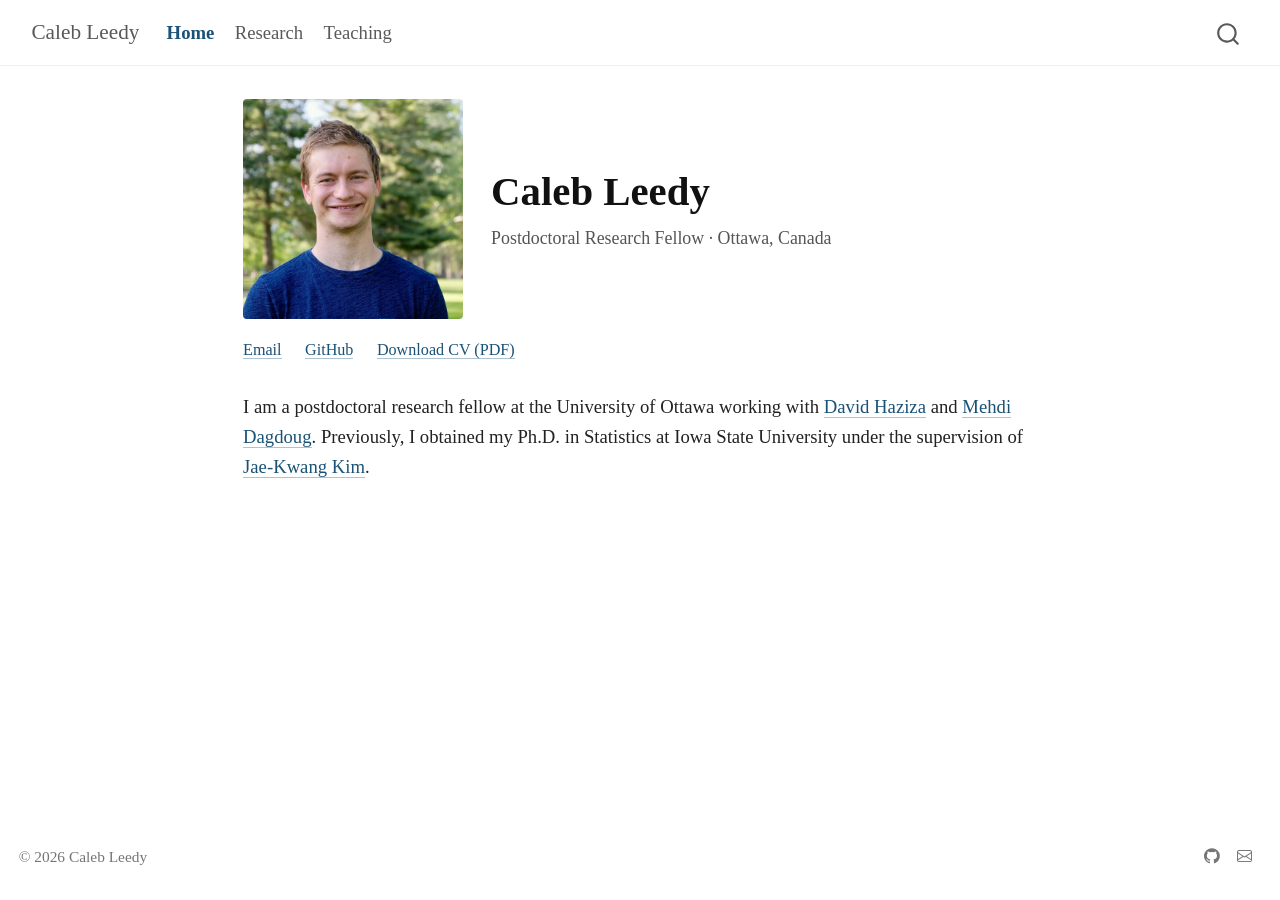
<file: index.html>
<!DOCTYPE html>
<html xmlns="http://www.w3.org/1999/xhtml" lang="en" xml:lang="en"><head>

<meta charset="utf-8">
<meta name="generator" content="quarto-1.7.31">

<meta name="viewport" content="width=device-width, initial-scale=1.0, user-scalable=yes">


<title>Home – Caleb Leedy</title>
<style>
code{white-space: pre-wrap;}
span.smallcaps{font-variant: small-caps;}
div.columns{display: flex; gap: min(4vw, 1.5em);}
div.column{flex: auto; overflow-x: auto;}
div.hanging-indent{margin-left: 1.5em; text-indent: -1.5em;}
ul.task-list{list-style: none;}
ul.task-list li input[type="checkbox"] {
  width: 0.8em;
  margin: 0 0.8em 0.2em -1em; /* quarto-specific, see https://github.com/quarto-dev/quarto-cli/issues/4556 */ 
  vertical-align: middle;
}
</style>


<script src="site_libs/quarto-nav/quarto-nav.js"></script>
<script src="site_libs/quarto-nav/headroom.min.js"></script>
<script src="site_libs/clipboard/clipboard.min.js"></script>
<script src="site_libs/quarto-search/autocomplete.umd.js"></script>
<script src="site_libs/quarto-search/fuse.min.js"></script>
<script src="site_libs/quarto-search/quarto-search.js"></script>
<meta name="quarto:offset" content="./">
<script src="site_libs/quarto-html/quarto.js" type="module"></script>
<script src="site_libs/quarto-html/tabsets/tabsets.js" type="module"></script>
<script src="site_libs/quarto-html/popper.min.js"></script>
<script src="site_libs/quarto-html/tippy.umd.min.js"></script>
<script src="site_libs/quarto-html/anchor.min.js"></script>
<link href="site_libs/quarto-html/tippy.css" rel="stylesheet">
<link href="site_libs/quarto-html/quarto-syntax-highlighting-e1a5c8363afafaef2c763b6775fbf3ca.css" rel="stylesheet" id="quarto-text-highlighting-styles">
<script src="site_libs/bootstrap/bootstrap.min.js"></script>
<link href="site_libs/bootstrap/bootstrap-icons.css" rel="stylesheet">
<link href="site_libs/bootstrap/bootstrap-90f1e079953dd3ad1289389beb99652a.min.css" rel="stylesheet" append-hash="true" id="quarto-bootstrap" data-mode="light">
<script id="quarto-search-options" type="application/json">{
  "location": "navbar",
  "copy-button": false,
  "collapse-after": 3,
  "panel-placement": "end",
  "type": "overlay",
  "limit": 50,
  "keyboard-shortcut": [
    "f",
    "/",
    "s"
  ],
  "show-item-context": false,
  "language": {
    "search-no-results-text": "No results",
    "search-matching-documents-text": "matching documents",
    "search-copy-link-title": "Copy link to search",
    "search-hide-matches-text": "Hide additional matches",
    "search-more-match-text": "more match in this document",
    "search-more-matches-text": "more matches in this document",
    "search-clear-button-title": "Clear",
    "search-text-placeholder": "",
    "search-detached-cancel-button-title": "Cancel",
    "search-submit-button-title": "Submit",
    "search-label": "Search"
  }
}</script>


</head>

<body class="nav-fixed fullcontent quarto-light">

<div id="quarto-search-results"></div>
  <header id="quarto-header" class="headroom fixed-top">
    <nav class="navbar navbar-expand-lg " data-bs-theme="dark">
      <div class="navbar-container container-fluid">
      <div class="navbar-brand-container mx-auto">
    <a class="navbar-brand" href="./index.html">
    <span class="navbar-title">Caleb Leedy</span>
    </a>
  </div>
            <div id="quarto-search" class="" title="Search"></div>
          <button class="navbar-toggler" type="button" data-bs-toggle="collapse" data-bs-target="#navbarCollapse" aria-controls="navbarCollapse" role="menu" aria-expanded="false" aria-label="Toggle navigation" onclick="if (window.quartoToggleHeadroom) { window.quartoToggleHeadroom(); }">
  <span class="navbar-toggler-icon"></span>
</button>
          <div class="collapse navbar-collapse" id="navbarCollapse">
            <ul class="navbar-nav navbar-nav-scroll me-auto">
  <li class="nav-item">
    <a class="nav-link active" href="./index.html" aria-current="page"> 
<span class="menu-text">Home</span></a>
  </li>  
  <li class="nav-item">
    <a class="nav-link" href="./research.html"> 
<span class="menu-text">Research</span></a>
  </li>  
  <li class="nav-item">
    <a class="nav-link" href="./teaching.html"> 
<span class="menu-text">Teaching</span></a>
  </li>  
</ul>
          </div> <!-- /navcollapse -->
            <div class="quarto-navbar-tools">
</div>
      </div> <!-- /container-fluid -->
    </nav>
</header>
<!-- content -->
<div id="quarto-content" class="quarto-container page-columns page-rows-contents page-layout-article page-navbar">
<!-- sidebar -->
<!-- margin-sidebar -->
    
<!-- main -->
<main class="content" id="quarto-document-content">

<header id="title-block-header" class="quarto-title-block default">
<div class="quarto-title">
<h1 class="title">Home</h1>
</div>



<div class="quarto-title-meta">

    
  
    
  </div>
  


</header>


<div class="site-header">
<img src="CL_headshot.jpeg" alt="Photo of Caleb Leedy">
<section id="caleb-leedy" class="level1">
<h1>Caleb Leedy</h1>
<p class="tagline">
Postdoctoral Research Fellow · Ottawa, Canada
</p>
</section>
</div>
<p class="contact-links">
<a href="mailto:leedy.caleb@gmail.com">Email</a> <a href="https://github.com/calebleedy">GitHub</a> <a href="files/CalebLeedy_CV.pdf">Download CV (PDF)</a>
</p>
<p>I am a postdoctoral research fellow at the University of Ottawa working with <a href="https://www.davidhaziza.com/">David Haziza</a> and <a href="https://mehdidagdoug.github.io/">Mehdi Dagdoug</a>. Previously, I obtained my Ph.D. in Statistics at Iowa State University under the supervision of <a href="https://sites.google.com/view/jaekwangkim">Jae-Kwang Kim</a>.</p>



</main> <!-- /main -->
<script id="quarto-html-after-body" type="application/javascript">
  window.document.addEventListener("DOMContentLoaded", function (event) {
    const icon = "";
    const anchorJS = new window.AnchorJS();
    anchorJS.options = {
      placement: 'right',
      icon: icon
    };
    anchorJS.add('.anchored');
    const isCodeAnnotation = (el) => {
      for (const clz of el.classList) {
        if (clz.startsWith('code-annotation-')) {                     
          return true;
        }
      }
      return false;
    }
    const onCopySuccess = function(e) {
      // button target
      const button = e.trigger;
      // don't keep focus
      button.blur();
      // flash "checked"
      button.classList.add('code-copy-button-checked');
      var currentTitle = button.getAttribute("title");
      button.setAttribute("title", "Copied!");
      let tooltip;
      if (window.bootstrap) {
        button.setAttribute("data-bs-toggle", "tooltip");
        button.setAttribute("data-bs-placement", "left");
        button.setAttribute("data-bs-title", "Copied!");
        tooltip = new bootstrap.Tooltip(button, 
          { trigger: "manual", 
            customClass: "code-copy-button-tooltip",
            offset: [0, -8]});
        tooltip.show();    
      }
      setTimeout(function() {
        if (tooltip) {
          tooltip.hide();
          button.removeAttribute("data-bs-title");
          button.removeAttribute("data-bs-toggle");
          button.removeAttribute("data-bs-placement");
        }
        button.setAttribute("title", currentTitle);
        button.classList.remove('code-copy-button-checked');
      }, 1000);
      // clear code selection
      e.clearSelection();
    }
    const getTextToCopy = function(trigger) {
        const codeEl = trigger.previousElementSibling.cloneNode(true);
        for (const childEl of codeEl.children) {
          if (isCodeAnnotation(childEl)) {
            childEl.remove();
          }
        }
        return codeEl.innerText;
    }
    const clipboard = new window.ClipboardJS('.code-copy-button:not([data-in-quarto-modal])', {
      text: getTextToCopy
    });
    clipboard.on('success', onCopySuccess);
    if (window.document.getElementById('quarto-embedded-source-code-modal')) {
      const clipboardModal = new window.ClipboardJS('.code-copy-button[data-in-quarto-modal]', {
        text: getTextToCopy,
        container: window.document.getElementById('quarto-embedded-source-code-modal')
      });
      clipboardModal.on('success', onCopySuccess);
    }
      var localhostRegex = new RegExp(/^(?:http|https):\/\/localhost\:?[0-9]*\//);
      var mailtoRegex = new RegExp(/^mailto:/);
        var filterRegex = new RegExp("https:\/\/calebleedy\.com");
      var isInternal = (href) => {
          return filterRegex.test(href) || localhostRegex.test(href) || mailtoRegex.test(href);
      }
      // Inspect non-navigation links and adorn them if external
     var links = window.document.querySelectorAll('a[href]:not(.nav-link):not(.navbar-brand):not(.toc-action):not(.sidebar-link):not(.sidebar-item-toggle):not(.pagination-link):not(.no-external):not([aria-hidden]):not(.dropdown-item):not(.quarto-navigation-tool):not(.about-link)');
      for (var i=0; i<links.length; i++) {
        const link = links[i];
        if (!isInternal(link.href)) {
          // undo the damage that might have been done by quarto-nav.js in the case of
          // links that we want to consider external
          if (link.dataset.originalHref !== undefined) {
            link.href = link.dataset.originalHref;
          }
        }
      }
    function tippyHover(el, contentFn, onTriggerFn, onUntriggerFn) {
      const config = {
        allowHTML: true,
        maxWidth: 500,
        delay: 100,
        arrow: false,
        appendTo: function(el) {
            return el.parentElement;
        },
        interactive: true,
        interactiveBorder: 10,
        theme: 'quarto',
        placement: 'bottom-start',
      };
      if (contentFn) {
        config.content = contentFn;
      }
      if (onTriggerFn) {
        config.onTrigger = onTriggerFn;
      }
      if (onUntriggerFn) {
        config.onUntrigger = onUntriggerFn;
      }
      window.tippy(el, config); 
    }
    const noterefs = window.document.querySelectorAll('a[role="doc-noteref"]');
    for (var i=0; i<noterefs.length; i++) {
      const ref = noterefs[i];
      tippyHover(ref, function() {
        // use id or data attribute instead here
        let href = ref.getAttribute('data-footnote-href') || ref.getAttribute('href');
        try { href = new URL(href).hash; } catch {}
        const id = href.replace(/^#\/?/, "");
        const note = window.document.getElementById(id);
        if (note) {
          return note.innerHTML;
        } else {
          return "";
        }
      });
    }
    const xrefs = window.document.querySelectorAll('a.quarto-xref');
    const processXRef = (id, note) => {
      // Strip column container classes
      const stripColumnClz = (el) => {
        el.classList.remove("page-full", "page-columns");
        if (el.children) {
          for (const child of el.children) {
            stripColumnClz(child);
          }
        }
      }
      stripColumnClz(note)
      if (id === null || id.startsWith('sec-')) {
        // Special case sections, only their first couple elements
        const container = document.createElement("div");
        if (note.children && note.children.length > 2) {
          container.appendChild(note.children[0].cloneNode(true));
          for (let i = 1; i < note.children.length; i++) {
            const child = note.children[i];
            if (child.tagName === "P" && child.innerText === "") {
              continue;
            } else {
              container.appendChild(child.cloneNode(true));
              break;
            }
          }
          if (window.Quarto?.typesetMath) {
            window.Quarto.typesetMath(container);
          }
          return container.innerHTML
        } else {
          if (window.Quarto?.typesetMath) {
            window.Quarto.typesetMath(note);
          }
          return note.innerHTML;
        }
      } else {
        // Remove any anchor links if they are present
        const anchorLink = note.querySelector('a.anchorjs-link');
        if (anchorLink) {
          anchorLink.remove();
        }
        if (window.Quarto?.typesetMath) {
          window.Quarto.typesetMath(note);
        }
        if (note.classList.contains("callout")) {
          return note.outerHTML;
        } else {
          return note.innerHTML;
        }
      }
    }
    for (var i=0; i<xrefs.length; i++) {
      const xref = xrefs[i];
      tippyHover(xref, undefined, function(instance) {
        instance.disable();
        let url = xref.getAttribute('href');
        let hash = undefined; 
        if (url.startsWith('#')) {
          hash = url;
        } else {
          try { hash = new URL(url).hash; } catch {}
        }
        if (hash) {
          const id = hash.replace(/^#\/?/, "");
          const note = window.document.getElementById(id);
          if (note !== null) {
            try {
              const html = processXRef(id, note.cloneNode(true));
              instance.setContent(html);
            } finally {
              instance.enable();
              instance.show();
            }
          } else {
            // See if we can fetch this
            fetch(url.split('#')[0])
            .then(res => res.text())
            .then(html => {
              const parser = new DOMParser();
              const htmlDoc = parser.parseFromString(html, "text/html");
              const note = htmlDoc.getElementById(id);
              if (note !== null) {
                const html = processXRef(id, note);
                instance.setContent(html);
              } 
            }).finally(() => {
              instance.enable();
              instance.show();
            });
          }
        } else {
          // See if we can fetch a full url (with no hash to target)
          // This is a special case and we should probably do some content thinning / targeting
          fetch(url)
          .then(res => res.text())
          .then(html => {
            const parser = new DOMParser();
            const htmlDoc = parser.parseFromString(html, "text/html");
            const note = htmlDoc.querySelector('main.content');
            if (note !== null) {
              // This should only happen for chapter cross references
              // (since there is no id in the URL)
              // remove the first header
              if (note.children.length > 0 && note.children[0].tagName === "HEADER") {
                note.children[0].remove();
              }
              const html = processXRef(null, note);
              instance.setContent(html);
            } 
          }).finally(() => {
            instance.enable();
            instance.show();
          });
        }
      }, function(instance) {
      });
    }
        let selectedAnnoteEl;
        const selectorForAnnotation = ( cell, annotation) => {
          let cellAttr = 'data-code-cell="' + cell + '"';
          let lineAttr = 'data-code-annotation="' +  annotation + '"';
          const selector = 'span[' + cellAttr + '][' + lineAttr + ']';
          return selector;
        }
        const selectCodeLines = (annoteEl) => {
          const doc = window.document;
          const targetCell = annoteEl.getAttribute("data-target-cell");
          const targetAnnotation = annoteEl.getAttribute("data-target-annotation");
          const annoteSpan = window.document.querySelector(selectorForAnnotation(targetCell, targetAnnotation));
          const lines = annoteSpan.getAttribute("data-code-lines").split(",");
          const lineIds = lines.map((line) => {
            return targetCell + "-" + line;
          })
          let top = null;
          let height = null;
          let parent = null;
          if (lineIds.length > 0) {
              //compute the position of the single el (top and bottom and make a div)
              const el = window.document.getElementById(lineIds[0]);
              top = el.offsetTop;
              height = el.offsetHeight;
              parent = el.parentElement.parentElement;
            if (lineIds.length > 1) {
              const lastEl = window.document.getElementById(lineIds[lineIds.length - 1]);
              const bottom = lastEl.offsetTop + lastEl.offsetHeight;
              height = bottom - top;
            }
            if (top !== null && height !== null && parent !== null) {
              // cook up a div (if necessary) and position it 
              let div = window.document.getElementById("code-annotation-line-highlight");
              if (div === null) {
                div = window.document.createElement("div");
                div.setAttribute("id", "code-annotation-line-highlight");
                div.style.position = 'absolute';
                parent.appendChild(div);
              }
              div.style.top = top - 2 + "px";
              div.style.height = height + 4 + "px";
              div.style.left = 0;
              let gutterDiv = window.document.getElementById("code-annotation-line-highlight-gutter");
              if (gutterDiv === null) {
                gutterDiv = window.document.createElement("div");
                gutterDiv.setAttribute("id", "code-annotation-line-highlight-gutter");
                gutterDiv.style.position = 'absolute';
                const codeCell = window.document.getElementById(targetCell);
                const gutter = codeCell.querySelector('.code-annotation-gutter');
                gutter.appendChild(gutterDiv);
              }
              gutterDiv.style.top = top - 2 + "px";
              gutterDiv.style.height = height + 4 + "px";
            }
            selectedAnnoteEl = annoteEl;
          }
        };
        const unselectCodeLines = () => {
          const elementsIds = ["code-annotation-line-highlight", "code-annotation-line-highlight-gutter"];
          elementsIds.forEach((elId) => {
            const div = window.document.getElementById(elId);
            if (div) {
              div.remove();
            }
          });
          selectedAnnoteEl = undefined;
        };
          // Handle positioning of the toggle
      window.addEventListener(
        "resize",
        throttle(() => {
          elRect = undefined;
          if (selectedAnnoteEl) {
            selectCodeLines(selectedAnnoteEl);
          }
        }, 10)
      );
      function throttle(fn, ms) {
      let throttle = false;
      let timer;
        return (...args) => {
          if(!throttle) { // first call gets through
              fn.apply(this, args);
              throttle = true;
          } else { // all the others get throttled
              if(timer) clearTimeout(timer); // cancel #2
              timer = setTimeout(() => {
                fn.apply(this, args);
                timer = throttle = false;
              }, ms);
          }
        };
      }
        // Attach click handler to the DT
        const annoteDls = window.document.querySelectorAll('dt[data-target-cell]');
        for (const annoteDlNode of annoteDls) {
          annoteDlNode.addEventListener('click', (event) => {
            const clickedEl = event.target;
            if (clickedEl !== selectedAnnoteEl) {
              unselectCodeLines();
              const activeEl = window.document.querySelector('dt[data-target-cell].code-annotation-active');
              if (activeEl) {
                activeEl.classList.remove('code-annotation-active');
              }
              selectCodeLines(clickedEl);
              clickedEl.classList.add('code-annotation-active');
            } else {
              // Unselect the line
              unselectCodeLines();
              clickedEl.classList.remove('code-annotation-active');
            }
          });
        }
    const findCites = (el) => {
      const parentEl = el.parentElement;
      if (parentEl) {
        const cites = parentEl.dataset.cites;
        if (cites) {
          return {
            el,
            cites: cites.split(' ')
          };
        } else {
          return findCites(el.parentElement)
        }
      } else {
        return undefined;
      }
    };
    var bibliorefs = window.document.querySelectorAll('a[role="doc-biblioref"]');
    for (var i=0; i<bibliorefs.length; i++) {
      const ref = bibliorefs[i];
      const citeInfo = findCites(ref);
      if (citeInfo) {
        tippyHover(citeInfo.el, function() {
          var popup = window.document.createElement('div');
          citeInfo.cites.forEach(function(cite) {
            var citeDiv = window.document.createElement('div');
            citeDiv.classList.add('hanging-indent');
            citeDiv.classList.add('csl-entry');
            var biblioDiv = window.document.getElementById('ref-' + cite);
            if (biblioDiv) {
              citeDiv.innerHTML = biblioDiv.innerHTML;
            }
            popup.appendChild(citeDiv);
          });
          return popup.innerHTML;
        });
      }
    }
  });
  </script>
</div> <!-- /content -->
<footer class="footer">
  <div class="nav-footer">
    <div class="nav-footer-left">
<p>© 2026 Caleb Leedy</p>
</div>   
    <div class="nav-footer-center">
      &nbsp;
    </div>
    <div class="nav-footer-right">
      <ul class="footer-items list-unstyled">
    <li class="nav-item compact">
    <a class="nav-link" href="https://github.com/calebleedy">
      <i class="bi bi-github" role="img">
</i> 
    </a>
  </li>  
    <li class="nav-item compact">
    <a class="nav-link" href="mailto:leedy.caleb@gmail.com">
      <i class="bi bi-envelope" role="img">
</i> 
    </a>
  </li>  
</ul>
    </div>
  </div>
</footer>




</body></html>
</file>
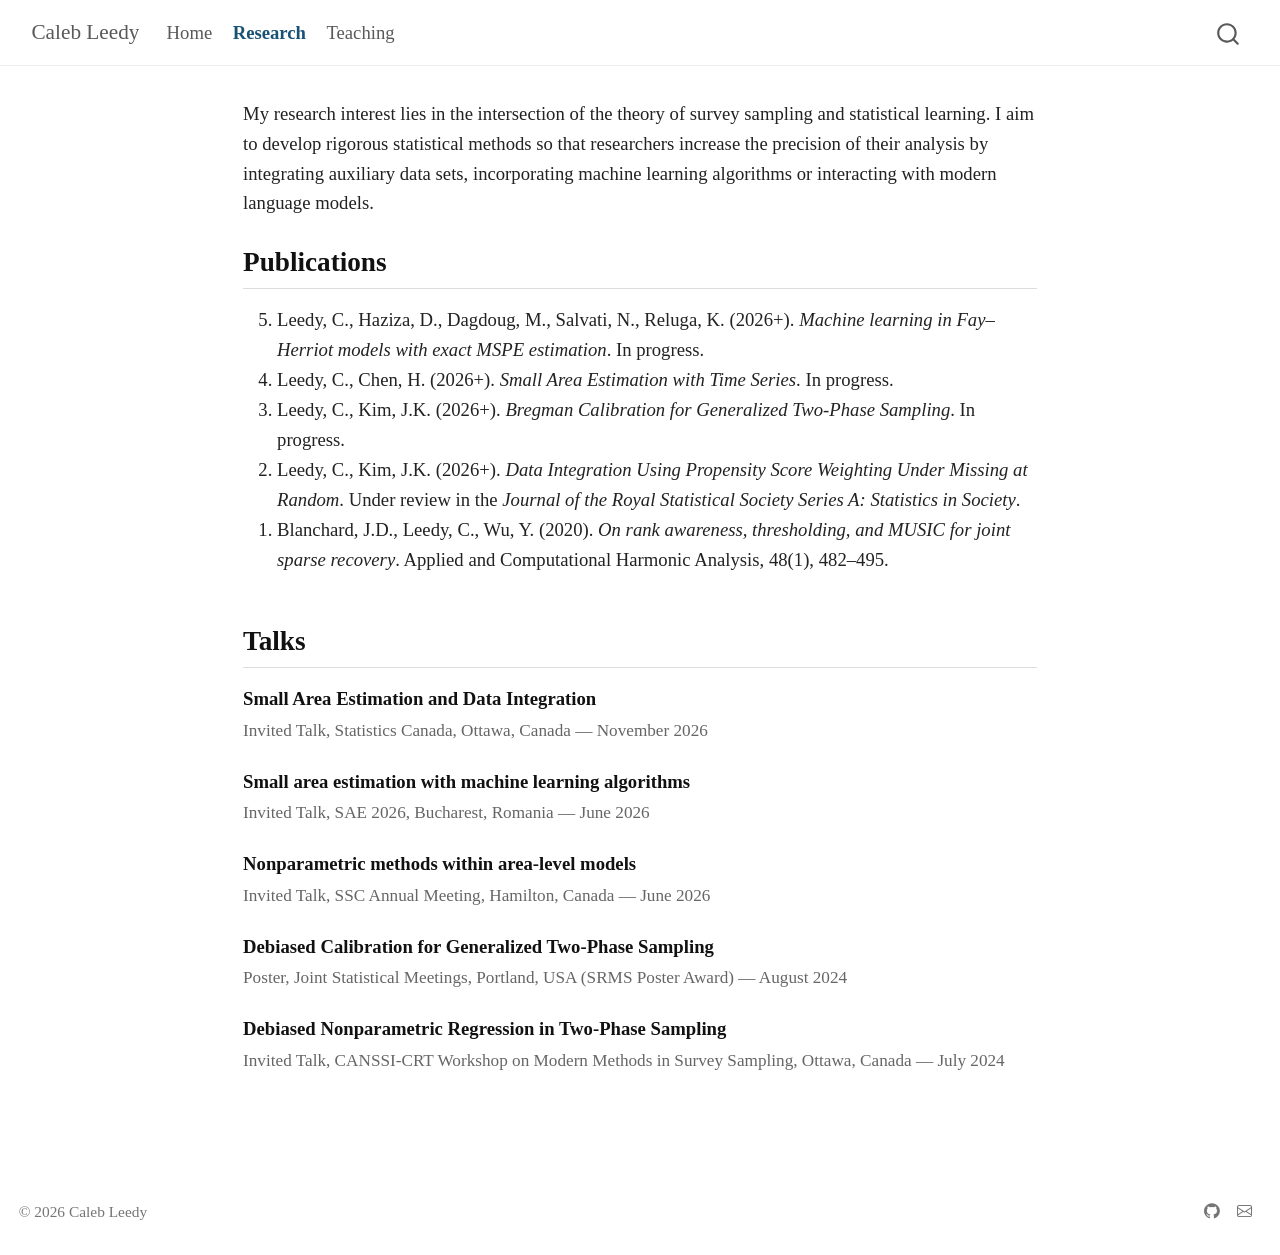
<file: research.html>
<!DOCTYPE html>
<html xmlns="http://www.w3.org/1999/xhtml" lang="en" xml:lang="en"><head>

<meta charset="utf-8">
<meta name="generator" content="quarto-1.7.31">

<meta name="viewport" content="width=device-width, initial-scale=1.0, user-scalable=yes">


<title>Research – Caleb Leedy</title>
<style>
code{white-space: pre-wrap;}
span.smallcaps{font-variant: small-caps;}
div.columns{display: flex; gap: min(4vw, 1.5em);}
div.column{flex: auto; overflow-x: auto;}
div.hanging-indent{margin-left: 1.5em; text-indent: -1.5em;}
ul.task-list{list-style: none;}
ul.task-list li input[type="checkbox"] {
  width: 0.8em;
  margin: 0 0.8em 0.2em -1em; /* quarto-specific, see https://github.com/quarto-dev/quarto-cli/issues/4556 */ 
  vertical-align: middle;
}
</style>


<script src="site_libs/quarto-nav/quarto-nav.js"></script>
<script src="site_libs/quarto-nav/headroom.min.js"></script>
<script src="site_libs/clipboard/clipboard.min.js"></script>
<script src="site_libs/quarto-search/autocomplete.umd.js"></script>
<script src="site_libs/quarto-search/fuse.min.js"></script>
<script src="site_libs/quarto-search/quarto-search.js"></script>
<meta name="quarto:offset" content="./">
<script src="site_libs/quarto-html/quarto.js" type="module"></script>
<script src="site_libs/quarto-html/tabsets/tabsets.js" type="module"></script>
<script src="site_libs/quarto-html/popper.min.js"></script>
<script src="site_libs/quarto-html/tippy.umd.min.js"></script>
<script src="site_libs/quarto-html/anchor.min.js"></script>
<link href="site_libs/quarto-html/tippy.css" rel="stylesheet">
<link href="site_libs/quarto-html/quarto-syntax-highlighting-e1a5c8363afafaef2c763b6775fbf3ca.css" rel="stylesheet" id="quarto-text-highlighting-styles">
<script src="site_libs/bootstrap/bootstrap.min.js"></script>
<link href="site_libs/bootstrap/bootstrap-icons.css" rel="stylesheet">
<link href="site_libs/bootstrap/bootstrap-90f1e079953dd3ad1289389beb99652a.min.css" rel="stylesheet" append-hash="true" id="quarto-bootstrap" data-mode="light">
<script id="quarto-search-options" type="application/json">{
  "location": "navbar",
  "copy-button": false,
  "collapse-after": 3,
  "panel-placement": "end",
  "type": "overlay",
  "limit": 50,
  "keyboard-shortcut": [
    "f",
    "/",
    "s"
  ],
  "show-item-context": false,
  "language": {
    "search-no-results-text": "No results",
    "search-matching-documents-text": "matching documents",
    "search-copy-link-title": "Copy link to search",
    "search-hide-matches-text": "Hide additional matches",
    "search-more-match-text": "more match in this document",
    "search-more-matches-text": "more matches in this document",
    "search-clear-button-title": "Clear",
    "search-text-placeholder": "",
    "search-detached-cancel-button-title": "Cancel",
    "search-submit-button-title": "Submit",
    "search-label": "Search"
  }
}</script>


</head>

<body class="nav-fixed fullcontent quarto-light">

<div id="quarto-search-results"></div>
  <header id="quarto-header" class="headroom fixed-top">
    <nav class="navbar navbar-expand-lg " data-bs-theme="dark">
      <div class="navbar-container container-fluid">
      <div class="navbar-brand-container mx-auto">
    <a class="navbar-brand" href="./index.html">
    <span class="navbar-title">Caleb Leedy</span>
    </a>
  </div>
            <div id="quarto-search" class="" title="Search"></div>
          <button class="navbar-toggler" type="button" data-bs-toggle="collapse" data-bs-target="#navbarCollapse" aria-controls="navbarCollapse" role="menu" aria-expanded="false" aria-label="Toggle navigation" onclick="if (window.quartoToggleHeadroom) { window.quartoToggleHeadroom(); }">
  <span class="navbar-toggler-icon"></span>
</button>
          <div class="collapse navbar-collapse" id="navbarCollapse">
            <ul class="navbar-nav navbar-nav-scroll me-auto">
  <li class="nav-item">
    <a class="nav-link" href="./index.html"> 
<span class="menu-text">Home</span></a>
  </li>  
  <li class="nav-item">
    <a class="nav-link active" href="./research.html" aria-current="page"> 
<span class="menu-text">Research</span></a>
  </li>  
  <li class="nav-item">
    <a class="nav-link" href="./teaching.html"> 
<span class="menu-text">Teaching</span></a>
  </li>  
</ul>
          </div> <!-- /navcollapse -->
            <div class="quarto-navbar-tools">
</div>
      </div> <!-- /container-fluid -->
    </nav>
</header>
<!-- content -->
<div id="quarto-content" class="quarto-container page-columns page-rows-contents page-layout-article page-navbar">
<!-- sidebar -->
<!-- margin-sidebar -->
    
<!-- main -->
<main class="content" id="quarto-document-content">

<header id="title-block-header" class="quarto-title-block default">
<div class="quarto-title">
<h1 class="title">Research</h1>
</div>



<div class="quarto-title-meta">

    
  
    
  </div>
  


</header>


<p>My research interest lies in the intersection of the theory of survey sampling and statistical learning. I aim to develop rigorous statistical methods so that researchers increase the precision of their analysis by integrating auxiliary data sets, incorporating machine learning algorithms or interacting with modern language models.</p>
<section id="publications" class="level2">
<h2 class="anchored" data-anchor-id="publications">Publications</h2>
<ol reversed="" class="pub-list">
<li>
Leedy, C., Haziza, D., Dagdoug, M., Salvati, N., Reluga, K. (2026+). <em>Machine learning in Fay–Herriot models with exact MSPE estimation</em>. In progress.
</li>
<li>
Leedy, C., Chen, H. (2026+). <em>Small Area Estimation with Time Series</em>. In progress.
</li>
<li>
Leedy, C., Kim, J.K. (2026+). <em>Bregman Calibration for Generalized Two-Phase Sampling</em>. In progress.
</li>
<li>
Leedy, C., Kim, J.K. (2026+). <em>Data Integration Using Propensity Score Weighting Under Missing at Random</em>. Under review in the <em>Journal of the Royal Statistical Society Series A: Statistics in Society</em>.
</li>
<li>
Blanchard, J.D., Leedy, C., Wu, Y. (2020). <em>On rank awareness, thresholding, and MUSIC for joint sparse recovery</em>. Applied and Computational Harmonic Analysis, 48(1), 482–495.
</li>
</ol>
</section>
<section id="talks" class="level2">
<h2 class="anchored" data-anchor-id="talks">Talks</h2>
<ul class="cv-list">
<li>
<span class="cv-entry-title">Small Area Estimation and Data Integration</span><span class="cv-entry-meta">Invited Talk, Statistics Canada, Ottawa, Canada — November 2026</span>
</li>
<li>
<span class="cv-entry-title">Small area estimation with machine learning algorithms</span><span class="cv-entry-meta">Invited Talk, SAE 2026, Bucharest, Romania — June 2026</span>
</li>
<li>
<span class="cv-entry-title">Nonparametric methods within area-level models</span><span class="cv-entry-meta">Invited Talk, SSC Annual Meeting, Hamilton, Canada — June 2026</span>
</li>
<li>
<span class="cv-entry-title">Debiased Calibration for Generalized Two-Phase Sampling</span><span class="cv-entry-meta">Poster, Joint Statistical Meetings, Portland, USA (SRMS Poster Award) — August 2024</span>
</li>
<li>
<span class="cv-entry-title">Debiased Nonparametric Regression in Two-Phase Sampling</span><span class="cv-entry-meta">Invited Talk, CANSSI-CRT Workshop on Modern Methods in Survey Sampling, Ottawa, Canada — July 2024</span>
</li>
</ul>


</section>

</main> <!-- /main -->
<script id="quarto-html-after-body" type="application/javascript">
  window.document.addEventListener("DOMContentLoaded", function (event) {
    const icon = "";
    const anchorJS = new window.AnchorJS();
    anchorJS.options = {
      placement: 'right',
      icon: icon
    };
    anchorJS.add('.anchored');
    const isCodeAnnotation = (el) => {
      for (const clz of el.classList) {
        if (clz.startsWith('code-annotation-')) {                     
          return true;
        }
      }
      return false;
    }
    const onCopySuccess = function(e) {
      // button target
      const button = e.trigger;
      // don't keep focus
      button.blur();
      // flash "checked"
      button.classList.add('code-copy-button-checked');
      var currentTitle = button.getAttribute("title");
      button.setAttribute("title", "Copied!");
      let tooltip;
      if (window.bootstrap) {
        button.setAttribute("data-bs-toggle", "tooltip");
        button.setAttribute("data-bs-placement", "left");
        button.setAttribute("data-bs-title", "Copied!");
        tooltip = new bootstrap.Tooltip(button, 
          { trigger: "manual", 
            customClass: "code-copy-button-tooltip",
            offset: [0, -8]});
        tooltip.show();    
      }
      setTimeout(function() {
        if (tooltip) {
          tooltip.hide();
          button.removeAttribute("data-bs-title");
          button.removeAttribute("data-bs-toggle");
          button.removeAttribute("data-bs-placement");
        }
        button.setAttribute("title", currentTitle);
        button.classList.remove('code-copy-button-checked');
      }, 1000);
      // clear code selection
      e.clearSelection();
    }
    const getTextToCopy = function(trigger) {
        const codeEl = trigger.previousElementSibling.cloneNode(true);
        for (const childEl of codeEl.children) {
          if (isCodeAnnotation(childEl)) {
            childEl.remove();
          }
        }
        return codeEl.innerText;
    }
    const clipboard = new window.ClipboardJS('.code-copy-button:not([data-in-quarto-modal])', {
      text: getTextToCopy
    });
    clipboard.on('success', onCopySuccess);
    if (window.document.getElementById('quarto-embedded-source-code-modal')) {
      const clipboardModal = new window.ClipboardJS('.code-copy-button[data-in-quarto-modal]', {
        text: getTextToCopy,
        container: window.document.getElementById('quarto-embedded-source-code-modal')
      });
      clipboardModal.on('success', onCopySuccess);
    }
      var localhostRegex = new RegExp(/^(?:http|https):\/\/localhost\:?[0-9]*\//);
      var mailtoRegex = new RegExp(/^mailto:/);
        var filterRegex = new RegExp("https:\/\/calebleedy\.com");
      var isInternal = (href) => {
          return filterRegex.test(href) || localhostRegex.test(href) || mailtoRegex.test(href);
      }
      // Inspect non-navigation links and adorn them if external
     var links = window.document.querySelectorAll('a[href]:not(.nav-link):not(.navbar-brand):not(.toc-action):not(.sidebar-link):not(.sidebar-item-toggle):not(.pagination-link):not(.no-external):not([aria-hidden]):not(.dropdown-item):not(.quarto-navigation-tool):not(.about-link)');
      for (var i=0; i<links.length; i++) {
        const link = links[i];
        if (!isInternal(link.href)) {
          // undo the damage that might have been done by quarto-nav.js in the case of
          // links that we want to consider external
          if (link.dataset.originalHref !== undefined) {
            link.href = link.dataset.originalHref;
          }
        }
      }
    function tippyHover(el, contentFn, onTriggerFn, onUntriggerFn) {
      const config = {
        allowHTML: true,
        maxWidth: 500,
        delay: 100,
        arrow: false,
        appendTo: function(el) {
            return el.parentElement;
        },
        interactive: true,
        interactiveBorder: 10,
        theme: 'quarto',
        placement: 'bottom-start',
      };
      if (contentFn) {
        config.content = contentFn;
      }
      if (onTriggerFn) {
        config.onTrigger = onTriggerFn;
      }
      if (onUntriggerFn) {
        config.onUntrigger = onUntriggerFn;
      }
      window.tippy(el, config); 
    }
    const noterefs = window.document.querySelectorAll('a[role="doc-noteref"]');
    for (var i=0; i<noterefs.length; i++) {
      const ref = noterefs[i];
      tippyHover(ref, function() {
        // use id or data attribute instead here
        let href = ref.getAttribute('data-footnote-href') || ref.getAttribute('href');
        try { href = new URL(href).hash; } catch {}
        const id = href.replace(/^#\/?/, "");
        const note = window.document.getElementById(id);
        if (note) {
          return note.innerHTML;
        } else {
          return "";
        }
      });
    }
    const xrefs = window.document.querySelectorAll('a.quarto-xref');
    const processXRef = (id, note) => {
      // Strip column container classes
      const stripColumnClz = (el) => {
        el.classList.remove("page-full", "page-columns");
        if (el.children) {
          for (const child of el.children) {
            stripColumnClz(child);
          }
        }
      }
      stripColumnClz(note)
      if (id === null || id.startsWith('sec-')) {
        // Special case sections, only their first couple elements
        const container = document.createElement("div");
        if (note.children && note.children.length > 2) {
          container.appendChild(note.children[0].cloneNode(true));
          for (let i = 1; i < note.children.length; i++) {
            const child = note.children[i];
            if (child.tagName === "P" && child.innerText === "") {
              continue;
            } else {
              container.appendChild(child.cloneNode(true));
              break;
            }
          }
          if (window.Quarto?.typesetMath) {
            window.Quarto.typesetMath(container);
          }
          return container.innerHTML
        } else {
          if (window.Quarto?.typesetMath) {
            window.Quarto.typesetMath(note);
          }
          return note.innerHTML;
        }
      } else {
        // Remove any anchor links if they are present
        const anchorLink = note.querySelector('a.anchorjs-link');
        if (anchorLink) {
          anchorLink.remove();
        }
        if (window.Quarto?.typesetMath) {
          window.Quarto.typesetMath(note);
        }
        if (note.classList.contains("callout")) {
          return note.outerHTML;
        } else {
          return note.innerHTML;
        }
      }
    }
    for (var i=0; i<xrefs.length; i++) {
      const xref = xrefs[i];
      tippyHover(xref, undefined, function(instance) {
        instance.disable();
        let url = xref.getAttribute('href');
        let hash = undefined; 
        if (url.startsWith('#')) {
          hash = url;
        } else {
          try { hash = new URL(url).hash; } catch {}
        }
        if (hash) {
          const id = hash.replace(/^#\/?/, "");
          const note = window.document.getElementById(id);
          if (note !== null) {
            try {
              const html = processXRef(id, note.cloneNode(true));
              instance.setContent(html);
            } finally {
              instance.enable();
              instance.show();
            }
          } else {
            // See if we can fetch this
            fetch(url.split('#')[0])
            .then(res => res.text())
            .then(html => {
              const parser = new DOMParser();
              const htmlDoc = parser.parseFromString(html, "text/html");
              const note = htmlDoc.getElementById(id);
              if (note !== null) {
                const html = processXRef(id, note);
                instance.setContent(html);
              } 
            }).finally(() => {
              instance.enable();
              instance.show();
            });
          }
        } else {
          // See if we can fetch a full url (with no hash to target)
          // This is a special case and we should probably do some content thinning / targeting
          fetch(url)
          .then(res => res.text())
          .then(html => {
            const parser = new DOMParser();
            const htmlDoc = parser.parseFromString(html, "text/html");
            const note = htmlDoc.querySelector('main.content');
            if (note !== null) {
              // This should only happen for chapter cross references
              // (since there is no id in the URL)
              // remove the first header
              if (note.children.length > 0 && note.children[0].tagName === "HEADER") {
                note.children[0].remove();
              }
              const html = processXRef(null, note);
              instance.setContent(html);
            } 
          }).finally(() => {
            instance.enable();
            instance.show();
          });
        }
      }, function(instance) {
      });
    }
        let selectedAnnoteEl;
        const selectorForAnnotation = ( cell, annotation) => {
          let cellAttr = 'data-code-cell="' + cell + '"';
          let lineAttr = 'data-code-annotation="' +  annotation + '"';
          const selector = 'span[' + cellAttr + '][' + lineAttr + ']';
          return selector;
        }
        const selectCodeLines = (annoteEl) => {
          const doc = window.document;
          const targetCell = annoteEl.getAttribute("data-target-cell");
          const targetAnnotation = annoteEl.getAttribute("data-target-annotation");
          const annoteSpan = window.document.querySelector(selectorForAnnotation(targetCell, targetAnnotation));
          const lines = annoteSpan.getAttribute("data-code-lines").split(",");
          const lineIds = lines.map((line) => {
            return targetCell + "-" + line;
          })
          let top = null;
          let height = null;
          let parent = null;
          if (lineIds.length > 0) {
              //compute the position of the single el (top and bottom and make a div)
              const el = window.document.getElementById(lineIds[0]);
              top = el.offsetTop;
              height = el.offsetHeight;
              parent = el.parentElement.parentElement;
            if (lineIds.length > 1) {
              const lastEl = window.document.getElementById(lineIds[lineIds.length - 1]);
              const bottom = lastEl.offsetTop + lastEl.offsetHeight;
              height = bottom - top;
            }
            if (top !== null && height !== null && parent !== null) {
              // cook up a div (if necessary) and position it 
              let div = window.document.getElementById("code-annotation-line-highlight");
              if (div === null) {
                div = window.document.createElement("div");
                div.setAttribute("id", "code-annotation-line-highlight");
                div.style.position = 'absolute';
                parent.appendChild(div);
              }
              div.style.top = top - 2 + "px";
              div.style.height = height + 4 + "px";
              div.style.left = 0;
              let gutterDiv = window.document.getElementById("code-annotation-line-highlight-gutter");
              if (gutterDiv === null) {
                gutterDiv = window.document.createElement("div");
                gutterDiv.setAttribute("id", "code-annotation-line-highlight-gutter");
                gutterDiv.style.position = 'absolute';
                const codeCell = window.document.getElementById(targetCell);
                const gutter = codeCell.querySelector('.code-annotation-gutter');
                gutter.appendChild(gutterDiv);
              }
              gutterDiv.style.top = top - 2 + "px";
              gutterDiv.style.height = height + 4 + "px";
            }
            selectedAnnoteEl = annoteEl;
          }
        };
        const unselectCodeLines = () => {
          const elementsIds = ["code-annotation-line-highlight", "code-annotation-line-highlight-gutter"];
          elementsIds.forEach((elId) => {
            const div = window.document.getElementById(elId);
            if (div) {
              div.remove();
            }
          });
          selectedAnnoteEl = undefined;
        };
          // Handle positioning of the toggle
      window.addEventListener(
        "resize",
        throttle(() => {
          elRect = undefined;
          if (selectedAnnoteEl) {
            selectCodeLines(selectedAnnoteEl);
          }
        }, 10)
      );
      function throttle(fn, ms) {
      let throttle = false;
      let timer;
        return (...args) => {
          if(!throttle) { // first call gets through
              fn.apply(this, args);
              throttle = true;
          } else { // all the others get throttled
              if(timer) clearTimeout(timer); // cancel #2
              timer = setTimeout(() => {
                fn.apply(this, args);
                timer = throttle = false;
              }, ms);
          }
        };
      }
        // Attach click handler to the DT
        const annoteDls = window.document.querySelectorAll('dt[data-target-cell]');
        for (const annoteDlNode of annoteDls) {
          annoteDlNode.addEventListener('click', (event) => {
            const clickedEl = event.target;
            if (clickedEl !== selectedAnnoteEl) {
              unselectCodeLines();
              const activeEl = window.document.querySelector('dt[data-target-cell].code-annotation-active');
              if (activeEl) {
                activeEl.classList.remove('code-annotation-active');
              }
              selectCodeLines(clickedEl);
              clickedEl.classList.add('code-annotation-active');
            } else {
              // Unselect the line
              unselectCodeLines();
              clickedEl.classList.remove('code-annotation-active');
            }
          });
        }
    const findCites = (el) => {
      const parentEl = el.parentElement;
      if (parentEl) {
        const cites = parentEl.dataset.cites;
        if (cites) {
          return {
            el,
            cites: cites.split(' ')
          };
        } else {
          return findCites(el.parentElement)
        }
      } else {
        return undefined;
      }
    };
    var bibliorefs = window.document.querySelectorAll('a[role="doc-biblioref"]');
    for (var i=0; i<bibliorefs.length; i++) {
      const ref = bibliorefs[i];
      const citeInfo = findCites(ref);
      if (citeInfo) {
        tippyHover(citeInfo.el, function() {
          var popup = window.document.createElement('div');
          citeInfo.cites.forEach(function(cite) {
            var citeDiv = window.document.createElement('div');
            citeDiv.classList.add('hanging-indent');
            citeDiv.classList.add('csl-entry');
            var biblioDiv = window.document.getElementById('ref-' + cite);
            if (biblioDiv) {
              citeDiv.innerHTML = biblioDiv.innerHTML;
            }
            popup.appendChild(citeDiv);
          });
          return popup.innerHTML;
        });
      }
    }
  });
  </script>
</div> <!-- /content -->
<footer class="footer">
  <div class="nav-footer">
    <div class="nav-footer-left">
<p>© 2026 Caleb Leedy</p>
</div>   
    <div class="nav-footer-center">
      &nbsp;
    </div>
    <div class="nav-footer-right">
      <ul class="footer-items list-unstyled">
    <li class="nav-item compact">
    <a class="nav-link" href="https://github.com/calebleedy">
      <i class="bi bi-github" role="img">
</i> 
    </a>
  </li>  
    <li class="nav-item compact">
    <a class="nav-link" href="mailto:leedy.caleb@gmail.com">
      <i class="bi bi-envelope" role="img">
</i> 
    </a>
  </li>  
</ul>
    </div>
  </div>
</footer>




</body></html>
</file>
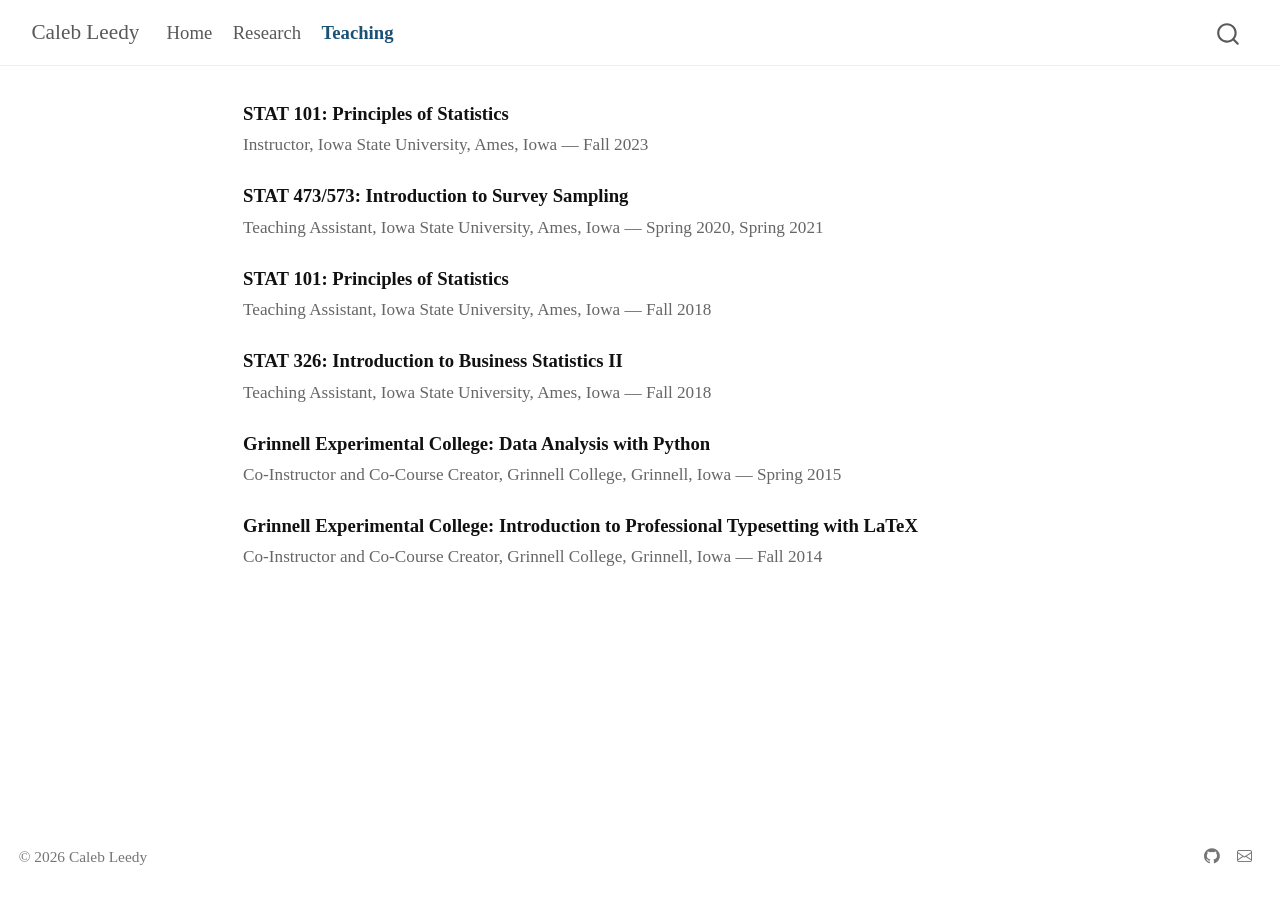
<file: teaching.html>
<!DOCTYPE html>
<html xmlns="http://www.w3.org/1999/xhtml" lang="en" xml:lang="en"><head>

<meta charset="utf-8">
<meta name="generator" content="quarto-1.7.31">

<meta name="viewport" content="width=device-width, initial-scale=1.0, user-scalable=yes">


<title>Teaching – Caleb Leedy</title>
<style>
code{white-space: pre-wrap;}
span.smallcaps{font-variant: small-caps;}
div.columns{display: flex; gap: min(4vw, 1.5em);}
div.column{flex: auto; overflow-x: auto;}
div.hanging-indent{margin-left: 1.5em; text-indent: -1.5em;}
ul.task-list{list-style: none;}
ul.task-list li input[type="checkbox"] {
  width: 0.8em;
  margin: 0 0.8em 0.2em -1em; /* quarto-specific, see https://github.com/quarto-dev/quarto-cli/issues/4556 */ 
  vertical-align: middle;
}
</style>


<script src="site_libs/quarto-nav/quarto-nav.js"></script>
<script src="site_libs/quarto-nav/headroom.min.js"></script>
<script src="site_libs/clipboard/clipboard.min.js"></script>
<script src="site_libs/quarto-search/autocomplete.umd.js"></script>
<script src="site_libs/quarto-search/fuse.min.js"></script>
<script src="site_libs/quarto-search/quarto-search.js"></script>
<meta name="quarto:offset" content="./">
<script src="site_libs/quarto-html/quarto.js" type="module"></script>
<script src="site_libs/quarto-html/tabsets/tabsets.js" type="module"></script>
<script src="site_libs/quarto-html/popper.min.js"></script>
<script src="site_libs/quarto-html/tippy.umd.min.js"></script>
<script src="site_libs/quarto-html/anchor.min.js"></script>
<link href="site_libs/quarto-html/tippy.css" rel="stylesheet">
<link href="site_libs/quarto-html/quarto-syntax-highlighting-e1a5c8363afafaef2c763b6775fbf3ca.css" rel="stylesheet" id="quarto-text-highlighting-styles">
<script src="site_libs/bootstrap/bootstrap.min.js"></script>
<link href="site_libs/bootstrap/bootstrap-icons.css" rel="stylesheet">
<link href="site_libs/bootstrap/bootstrap-90f1e079953dd3ad1289389beb99652a.min.css" rel="stylesheet" append-hash="true" id="quarto-bootstrap" data-mode="light">
<script id="quarto-search-options" type="application/json">{
  "location": "navbar",
  "copy-button": false,
  "collapse-after": 3,
  "panel-placement": "end",
  "type": "overlay",
  "limit": 50,
  "keyboard-shortcut": [
    "f",
    "/",
    "s"
  ],
  "show-item-context": false,
  "language": {
    "search-no-results-text": "No results",
    "search-matching-documents-text": "matching documents",
    "search-copy-link-title": "Copy link to search",
    "search-hide-matches-text": "Hide additional matches",
    "search-more-match-text": "more match in this document",
    "search-more-matches-text": "more matches in this document",
    "search-clear-button-title": "Clear",
    "search-text-placeholder": "",
    "search-detached-cancel-button-title": "Cancel",
    "search-submit-button-title": "Submit",
    "search-label": "Search"
  }
}</script>


</head>

<body class="nav-fixed fullcontent quarto-light">

<div id="quarto-search-results"></div>
  <header id="quarto-header" class="headroom fixed-top">
    <nav class="navbar navbar-expand-lg " data-bs-theme="dark">
      <div class="navbar-container container-fluid">
      <div class="navbar-brand-container mx-auto">
    <a class="navbar-brand" href="./index.html">
    <span class="navbar-title">Caleb Leedy</span>
    </a>
  </div>
            <div id="quarto-search" class="" title="Search"></div>
          <button class="navbar-toggler" type="button" data-bs-toggle="collapse" data-bs-target="#navbarCollapse" aria-controls="navbarCollapse" role="menu" aria-expanded="false" aria-label="Toggle navigation" onclick="if (window.quartoToggleHeadroom) { window.quartoToggleHeadroom(); }">
  <span class="navbar-toggler-icon"></span>
</button>
          <div class="collapse navbar-collapse" id="navbarCollapse">
            <ul class="navbar-nav navbar-nav-scroll me-auto">
  <li class="nav-item">
    <a class="nav-link" href="./index.html"> 
<span class="menu-text">Home</span></a>
  </li>  
  <li class="nav-item">
    <a class="nav-link" href="./research.html"> 
<span class="menu-text">Research</span></a>
  </li>  
  <li class="nav-item">
    <a class="nav-link active" href="./teaching.html" aria-current="page"> 
<span class="menu-text">Teaching</span></a>
  </li>  
</ul>
          </div> <!-- /navcollapse -->
            <div class="quarto-navbar-tools">
</div>
      </div> <!-- /container-fluid -->
    </nav>
</header>
<!-- content -->
<div id="quarto-content" class="quarto-container page-columns page-rows-contents page-layout-article page-navbar">
<!-- sidebar -->
<!-- margin-sidebar -->
    
<!-- main -->
<main class="content" id="quarto-document-content">

<header id="title-block-header" class="quarto-title-block default">
<div class="quarto-title">
<h1 class="title">Teaching</h1>
</div>



<div class="quarto-title-meta">

    
  
    
  </div>
  


</header>


<ul class="cv-list">
<li>
<span class="cv-entry-title">STAT 101: Principles of Statistics</span><span class="cv-entry-meta">Instructor, Iowa State University, Ames, Iowa — Fall 2023</span>
</li>
<li>
<span class="cv-entry-title">STAT 473/573: Introduction to Survey Sampling</span><span class="cv-entry-meta">Teaching Assistant, Iowa State University, Ames, Iowa — Spring 2020, Spring 2021</span>
</li>
<li>
<span class="cv-entry-title">STAT 101: Principles of Statistics</span><span class="cv-entry-meta">Teaching Assistant, Iowa State University, Ames, Iowa — Fall 2018</span>
</li>
<li>
<span class="cv-entry-title">STAT 326: Introduction to Business Statistics II</span><span class="cv-entry-meta">Teaching Assistant, Iowa State University, Ames, Iowa — Fall 2018</span>
</li>
<li>
<span class="cv-entry-title">Grinnell Experimental College: Data Analysis with Python</span><span class="cv-entry-meta">Co-Instructor and Co-Course Creator, Grinnell College, Grinnell, Iowa — Spring 2015</span>
</li>
<li>
<span class="cv-entry-title">Grinnell Experimental College: Introduction to Professional Typesetting with LaTeX</span><span class="cv-entry-meta">Co-Instructor and Co-Course Creator, Grinnell College, Grinnell, Iowa — Fall 2014</span>
</li>
</ul>



</main> <!-- /main -->
<script id="quarto-html-after-body" type="application/javascript">
  window.document.addEventListener("DOMContentLoaded", function (event) {
    const icon = "";
    const anchorJS = new window.AnchorJS();
    anchorJS.options = {
      placement: 'right',
      icon: icon
    };
    anchorJS.add('.anchored');
    const isCodeAnnotation = (el) => {
      for (const clz of el.classList) {
        if (clz.startsWith('code-annotation-')) {                     
          return true;
        }
      }
      return false;
    }
    const onCopySuccess = function(e) {
      // button target
      const button = e.trigger;
      // don't keep focus
      button.blur();
      // flash "checked"
      button.classList.add('code-copy-button-checked');
      var currentTitle = button.getAttribute("title");
      button.setAttribute("title", "Copied!");
      let tooltip;
      if (window.bootstrap) {
        button.setAttribute("data-bs-toggle", "tooltip");
        button.setAttribute("data-bs-placement", "left");
        button.setAttribute("data-bs-title", "Copied!");
        tooltip = new bootstrap.Tooltip(button, 
          { trigger: "manual", 
            customClass: "code-copy-button-tooltip",
            offset: [0, -8]});
        tooltip.show();    
      }
      setTimeout(function() {
        if (tooltip) {
          tooltip.hide();
          button.removeAttribute("data-bs-title");
          button.removeAttribute("data-bs-toggle");
          button.removeAttribute("data-bs-placement");
        }
        button.setAttribute("title", currentTitle);
        button.classList.remove('code-copy-button-checked');
      }, 1000);
      // clear code selection
      e.clearSelection();
    }
    const getTextToCopy = function(trigger) {
        const codeEl = trigger.previousElementSibling.cloneNode(true);
        for (const childEl of codeEl.children) {
          if (isCodeAnnotation(childEl)) {
            childEl.remove();
          }
        }
        return codeEl.innerText;
    }
    const clipboard = new window.ClipboardJS('.code-copy-button:not([data-in-quarto-modal])', {
      text: getTextToCopy
    });
    clipboard.on('success', onCopySuccess);
    if (window.document.getElementById('quarto-embedded-source-code-modal')) {
      const clipboardModal = new window.ClipboardJS('.code-copy-button[data-in-quarto-modal]', {
        text: getTextToCopy,
        container: window.document.getElementById('quarto-embedded-source-code-modal')
      });
      clipboardModal.on('success', onCopySuccess);
    }
      var localhostRegex = new RegExp(/^(?:http|https):\/\/localhost\:?[0-9]*\//);
      var mailtoRegex = new RegExp(/^mailto:/);
        var filterRegex = new RegExp("https:\/\/calebleedy\.com");
      var isInternal = (href) => {
          return filterRegex.test(href) || localhostRegex.test(href) || mailtoRegex.test(href);
      }
      // Inspect non-navigation links and adorn them if external
     var links = window.document.querySelectorAll('a[href]:not(.nav-link):not(.navbar-brand):not(.toc-action):not(.sidebar-link):not(.sidebar-item-toggle):not(.pagination-link):not(.no-external):not([aria-hidden]):not(.dropdown-item):not(.quarto-navigation-tool):not(.about-link)');
      for (var i=0; i<links.length; i++) {
        const link = links[i];
        if (!isInternal(link.href)) {
          // undo the damage that might have been done by quarto-nav.js in the case of
          // links that we want to consider external
          if (link.dataset.originalHref !== undefined) {
            link.href = link.dataset.originalHref;
          }
        }
      }
    function tippyHover(el, contentFn, onTriggerFn, onUntriggerFn) {
      const config = {
        allowHTML: true,
        maxWidth: 500,
        delay: 100,
        arrow: false,
        appendTo: function(el) {
            return el.parentElement;
        },
        interactive: true,
        interactiveBorder: 10,
        theme: 'quarto',
        placement: 'bottom-start',
      };
      if (contentFn) {
        config.content = contentFn;
      }
      if (onTriggerFn) {
        config.onTrigger = onTriggerFn;
      }
      if (onUntriggerFn) {
        config.onUntrigger = onUntriggerFn;
      }
      window.tippy(el, config); 
    }
    const noterefs = window.document.querySelectorAll('a[role="doc-noteref"]');
    for (var i=0; i<noterefs.length; i++) {
      const ref = noterefs[i];
      tippyHover(ref, function() {
        // use id or data attribute instead here
        let href = ref.getAttribute('data-footnote-href') || ref.getAttribute('href');
        try { href = new URL(href).hash; } catch {}
        const id = href.replace(/^#\/?/, "");
        const note = window.document.getElementById(id);
        if (note) {
          return note.innerHTML;
        } else {
          return "";
        }
      });
    }
    const xrefs = window.document.querySelectorAll('a.quarto-xref');
    const processXRef = (id, note) => {
      // Strip column container classes
      const stripColumnClz = (el) => {
        el.classList.remove("page-full", "page-columns");
        if (el.children) {
          for (const child of el.children) {
            stripColumnClz(child);
          }
        }
      }
      stripColumnClz(note)
      if (id === null || id.startsWith('sec-')) {
        // Special case sections, only their first couple elements
        const container = document.createElement("div");
        if (note.children && note.children.length > 2) {
          container.appendChild(note.children[0].cloneNode(true));
          for (let i = 1; i < note.children.length; i++) {
            const child = note.children[i];
            if (child.tagName === "P" && child.innerText === "") {
              continue;
            } else {
              container.appendChild(child.cloneNode(true));
              break;
            }
          }
          if (window.Quarto?.typesetMath) {
            window.Quarto.typesetMath(container);
          }
          return container.innerHTML
        } else {
          if (window.Quarto?.typesetMath) {
            window.Quarto.typesetMath(note);
          }
          return note.innerHTML;
        }
      } else {
        // Remove any anchor links if they are present
        const anchorLink = note.querySelector('a.anchorjs-link');
        if (anchorLink) {
          anchorLink.remove();
        }
        if (window.Quarto?.typesetMath) {
          window.Quarto.typesetMath(note);
        }
        if (note.classList.contains("callout")) {
          return note.outerHTML;
        } else {
          return note.innerHTML;
        }
      }
    }
    for (var i=0; i<xrefs.length; i++) {
      const xref = xrefs[i];
      tippyHover(xref, undefined, function(instance) {
        instance.disable();
        let url = xref.getAttribute('href');
        let hash = undefined; 
        if (url.startsWith('#')) {
          hash = url;
        } else {
          try { hash = new URL(url).hash; } catch {}
        }
        if (hash) {
          const id = hash.replace(/^#\/?/, "");
          const note = window.document.getElementById(id);
          if (note !== null) {
            try {
              const html = processXRef(id, note.cloneNode(true));
              instance.setContent(html);
            } finally {
              instance.enable();
              instance.show();
            }
          } else {
            // See if we can fetch this
            fetch(url.split('#')[0])
            .then(res => res.text())
            .then(html => {
              const parser = new DOMParser();
              const htmlDoc = parser.parseFromString(html, "text/html");
              const note = htmlDoc.getElementById(id);
              if (note !== null) {
                const html = processXRef(id, note);
                instance.setContent(html);
              } 
            }).finally(() => {
              instance.enable();
              instance.show();
            });
          }
        } else {
          // See if we can fetch a full url (with no hash to target)
          // This is a special case and we should probably do some content thinning / targeting
          fetch(url)
          .then(res => res.text())
          .then(html => {
            const parser = new DOMParser();
            const htmlDoc = parser.parseFromString(html, "text/html");
            const note = htmlDoc.querySelector('main.content');
            if (note !== null) {
              // This should only happen for chapter cross references
              // (since there is no id in the URL)
              // remove the first header
              if (note.children.length > 0 && note.children[0].tagName === "HEADER") {
                note.children[0].remove();
              }
              const html = processXRef(null, note);
              instance.setContent(html);
            } 
          }).finally(() => {
            instance.enable();
            instance.show();
          });
        }
      }, function(instance) {
      });
    }
        let selectedAnnoteEl;
        const selectorForAnnotation = ( cell, annotation) => {
          let cellAttr = 'data-code-cell="' + cell + '"';
          let lineAttr = 'data-code-annotation="' +  annotation + '"';
          const selector = 'span[' + cellAttr + '][' + lineAttr + ']';
          return selector;
        }
        const selectCodeLines = (annoteEl) => {
          const doc = window.document;
          const targetCell = annoteEl.getAttribute("data-target-cell");
          const targetAnnotation = annoteEl.getAttribute("data-target-annotation");
          const annoteSpan = window.document.querySelector(selectorForAnnotation(targetCell, targetAnnotation));
          const lines = annoteSpan.getAttribute("data-code-lines").split(",");
          const lineIds = lines.map((line) => {
            return targetCell + "-" + line;
          })
          let top = null;
          let height = null;
          let parent = null;
          if (lineIds.length > 0) {
              //compute the position of the single el (top and bottom and make a div)
              const el = window.document.getElementById(lineIds[0]);
              top = el.offsetTop;
              height = el.offsetHeight;
              parent = el.parentElement.parentElement;
            if (lineIds.length > 1) {
              const lastEl = window.document.getElementById(lineIds[lineIds.length - 1]);
              const bottom = lastEl.offsetTop + lastEl.offsetHeight;
              height = bottom - top;
            }
            if (top !== null && height !== null && parent !== null) {
              // cook up a div (if necessary) and position it 
              let div = window.document.getElementById("code-annotation-line-highlight");
              if (div === null) {
                div = window.document.createElement("div");
                div.setAttribute("id", "code-annotation-line-highlight");
                div.style.position = 'absolute';
                parent.appendChild(div);
              }
              div.style.top = top - 2 + "px";
              div.style.height = height + 4 + "px";
              div.style.left = 0;
              let gutterDiv = window.document.getElementById("code-annotation-line-highlight-gutter");
              if (gutterDiv === null) {
                gutterDiv = window.document.createElement("div");
                gutterDiv.setAttribute("id", "code-annotation-line-highlight-gutter");
                gutterDiv.style.position = 'absolute';
                const codeCell = window.document.getElementById(targetCell);
                const gutter = codeCell.querySelector('.code-annotation-gutter');
                gutter.appendChild(gutterDiv);
              }
              gutterDiv.style.top = top - 2 + "px";
              gutterDiv.style.height = height + 4 + "px";
            }
            selectedAnnoteEl = annoteEl;
          }
        };
        const unselectCodeLines = () => {
          const elementsIds = ["code-annotation-line-highlight", "code-annotation-line-highlight-gutter"];
          elementsIds.forEach((elId) => {
            const div = window.document.getElementById(elId);
            if (div) {
              div.remove();
            }
          });
          selectedAnnoteEl = undefined;
        };
          // Handle positioning of the toggle
      window.addEventListener(
        "resize",
        throttle(() => {
          elRect = undefined;
          if (selectedAnnoteEl) {
            selectCodeLines(selectedAnnoteEl);
          }
        }, 10)
      );
      function throttle(fn, ms) {
      let throttle = false;
      let timer;
        return (...args) => {
          if(!throttle) { // first call gets through
              fn.apply(this, args);
              throttle = true;
          } else { // all the others get throttled
              if(timer) clearTimeout(timer); // cancel #2
              timer = setTimeout(() => {
                fn.apply(this, args);
                timer = throttle = false;
              }, ms);
          }
        };
      }
        // Attach click handler to the DT
        const annoteDls = window.document.querySelectorAll('dt[data-target-cell]');
        for (const annoteDlNode of annoteDls) {
          annoteDlNode.addEventListener('click', (event) => {
            const clickedEl = event.target;
            if (clickedEl !== selectedAnnoteEl) {
              unselectCodeLines();
              const activeEl = window.document.querySelector('dt[data-target-cell].code-annotation-active');
              if (activeEl) {
                activeEl.classList.remove('code-annotation-active');
              }
              selectCodeLines(clickedEl);
              clickedEl.classList.add('code-annotation-active');
            } else {
              // Unselect the line
              unselectCodeLines();
              clickedEl.classList.remove('code-annotation-active');
            }
          });
        }
    const findCites = (el) => {
      const parentEl = el.parentElement;
      if (parentEl) {
        const cites = parentEl.dataset.cites;
        if (cites) {
          return {
            el,
            cites: cites.split(' ')
          };
        } else {
          return findCites(el.parentElement)
        }
      } else {
        return undefined;
      }
    };
    var bibliorefs = window.document.querySelectorAll('a[role="doc-biblioref"]');
    for (var i=0; i<bibliorefs.length; i++) {
      const ref = bibliorefs[i];
      const citeInfo = findCites(ref);
      if (citeInfo) {
        tippyHover(citeInfo.el, function() {
          var popup = window.document.createElement('div');
          citeInfo.cites.forEach(function(cite) {
            var citeDiv = window.document.createElement('div');
            citeDiv.classList.add('hanging-indent');
            citeDiv.classList.add('csl-entry');
            var biblioDiv = window.document.getElementById('ref-' + cite);
            if (biblioDiv) {
              citeDiv.innerHTML = biblioDiv.innerHTML;
            }
            popup.appendChild(citeDiv);
          });
          return popup.innerHTML;
        });
      }
    }
  });
  </script>
</div> <!-- /content -->
<footer class="footer">
  <div class="nav-footer">
    <div class="nav-footer-left">
<p>© 2026 Caleb Leedy</p>
</div>   
    <div class="nav-footer-center">
      &nbsp;
    </div>
    <div class="nav-footer-right">
      <ul class="footer-items list-unstyled">
    <li class="nav-item compact">
    <a class="nav-link" href="https://github.com/calebleedy">
      <i class="bi bi-github" role="img">
</i> 
    </a>
  </li>  
    <li class="nav-item compact">
    <a class="nav-link" href="mailto:leedy.caleb@gmail.com">
      <i class="bi bi-envelope" role="img">
</i> 
    </a>
  </li>  
</ul>
    </div>
  </div>
</footer>




</body></html>
</file>
<file: site_libs/quarto-html/tippy.css>
.tippy-box[data-animation=fade][data-state=hidden]{opacity:0}[data-tippy-root]{max-width:calc(100vw - 10px)}.tippy-box{position:relative;background-color:#333;color:#fff;border-radius:4px;font-size:14px;line-height:1.4;white-space:normal;outline:0;transition-property:transform,visibility,opacity}.tippy-box[data-placement^=top]>.tippy-arrow{bottom:0}.tippy-box[data-placement^=top]>.tippy-arrow:before{bottom:-7px;left:0;border-width:8px 8px 0;border-top-color:initial;transform-origin:center top}.tippy-box[data-placement^=bottom]>.tippy-arrow{top:0}.tippy-box[data-placement^=bottom]>.tippy-arrow:before{top:-7px;left:0;border-width:0 8px 8px;border-bottom-color:initial;transform-origin:center bottom}.tippy-box[data-placement^=left]>.tippy-arrow{right:0}.tippy-box[data-placement^=left]>.tippy-arrow:before{border-width:8px 0 8px 8px;border-left-color:initial;right:-7px;transform-origin:center left}.tippy-box[data-placement^=right]>.tippy-arrow{left:0}.tippy-box[data-placement^=right]>.tippy-arrow:before{left:-7px;border-width:8px 8px 8px 0;border-right-color:initial;transform-origin:center right}.tippy-box[data-inertia][data-state=visible]{transition-timing-function:cubic-bezier(.54,1.5,.38,1.11)}.tippy-arrow{width:16px;height:16px;color:#333}.tippy-arrow:before{content:"";position:absolute;border-color:transparent;border-style:solid}.tippy-content{position:relative;padding:5px 9px;z-index:1}
</file>
<file: site_libs/quarto-html/quarto-syntax-highlighting-e1a5c8363afafaef2c763b6775fbf3ca.css>
/* quarto syntax highlight colors */
:root {
  --quarto-hl-ot-color: #003B4F;
  --quarto-hl-at-color: #657422;
  --quarto-hl-ss-color: #20794D;
  --quarto-hl-an-color: #5E5E5E;
  --quarto-hl-fu-color: #4758AB;
  --quarto-hl-st-color: #20794D;
  --quarto-hl-cf-color: #003B4F;
  --quarto-hl-op-color: #5E5E5E;
  --quarto-hl-er-color: #AD0000;
  --quarto-hl-bn-color: #AD0000;
  --quarto-hl-al-color: #AD0000;
  --quarto-hl-va-color: #111111;
  --quarto-hl-bu-color: inherit;
  --quarto-hl-ex-color: inherit;
  --quarto-hl-pp-color: #AD0000;
  --quarto-hl-in-color: #5E5E5E;
  --quarto-hl-vs-color: #20794D;
  --quarto-hl-wa-color: #5E5E5E;
  --quarto-hl-do-color: #5E5E5E;
  --quarto-hl-im-color: #00769E;
  --quarto-hl-ch-color: #20794D;
  --quarto-hl-dt-color: #AD0000;
  --quarto-hl-fl-color: #AD0000;
  --quarto-hl-co-color: #5E5E5E;
  --quarto-hl-cv-color: #5E5E5E;
  --quarto-hl-cn-color: #8f5902;
  --quarto-hl-sc-color: #5E5E5E;
  --quarto-hl-dv-color: #AD0000;
  --quarto-hl-kw-color: #003B4F;
}

/* other quarto variables */
:root {
  --quarto-font-monospace: SFMono-Regular, Menlo, Monaco, Consolas, "Liberation Mono", "Courier New", monospace;
}

/* syntax highlight based on Pandoc's rules */
pre > code.sourceCode > span {
  color: #003B4F;
}

code.sourceCode > span {
  color: #003B4F;
}

div.sourceCode,
div.sourceCode pre.sourceCode {
  color: #003B4F;
}

/* Normal */
code span {
  color: #003B4F;
}

/* Alert */
code span.al {
  color: #AD0000;
  font-style: inherit;
}

/* Annotation */
code span.an {
  color: #5E5E5E;
  font-style: inherit;
}

/* Attribute */
code span.at {
  color: #657422;
  font-style: inherit;
}

/* BaseN */
code span.bn {
  color: #AD0000;
  font-style: inherit;
}

/* BuiltIn */
code span.bu {
  font-style: inherit;
}

/* ControlFlow */
code span.cf {
  color: #003B4F;
  font-weight: bold;
  font-style: inherit;
}

/* Char */
code span.ch {
  color: #20794D;
  font-style: inherit;
}

/* Constant */
code span.cn {
  color: #8f5902;
  font-style: inherit;
}

/* Comment */
code span.co {
  color: #5E5E5E;
  font-style: inherit;
}

/* CommentVar */
code span.cv {
  color: #5E5E5E;
  font-style: italic;
}

/* Documentation */
code span.do {
  color: #5E5E5E;
  font-style: italic;
}

/* DataType */
code span.dt {
  color: #AD0000;
  font-style: inherit;
}

/* DecVal */
code span.dv {
  color: #AD0000;
  font-style: inherit;
}

/* Error */
code span.er {
  color: #AD0000;
  font-style: inherit;
}

/* Extension */
code span.ex {
  font-style: inherit;
}

/* Float */
code span.fl {
  color: #AD0000;
  font-style: inherit;
}

/* Function */
code span.fu {
  color: #4758AB;
  font-style: inherit;
}

/* Import */
code span.im {
  color: #00769E;
  font-style: inherit;
}

/* Information */
code span.in {
  color: #5E5E5E;
  font-style: inherit;
}

/* Keyword */
code span.kw {
  color: #003B4F;
  font-weight: bold;
  font-style: inherit;
}

/* Operator */
code span.op {
  color: #5E5E5E;
  font-style: inherit;
}

/* Other */
code span.ot {
  color: #003B4F;
  font-style: inherit;
}

/* Preprocessor */
code span.pp {
  color: #AD0000;
  font-style: inherit;
}

/* SpecialChar */
code span.sc {
  color: #5E5E5E;
  font-style: inherit;
}

/* SpecialString */
code span.ss {
  color: #20794D;
  font-style: inherit;
}

/* String */
code span.st {
  color: #20794D;
  font-style: inherit;
}

/* Variable */
code span.va {
  color: #111111;
  font-style: inherit;
}

/* VerbatimString */
code span.vs {
  color: #20794D;
  font-style: inherit;
}

/* Warning */
code span.wa {
  color: #5E5E5E;
  font-style: italic;
}

.prevent-inlining {
  content: "</";
}

/*# sourceMappingURL=c735b2cac6c846c1abc72f5ce1520814.css.map */
</file>
